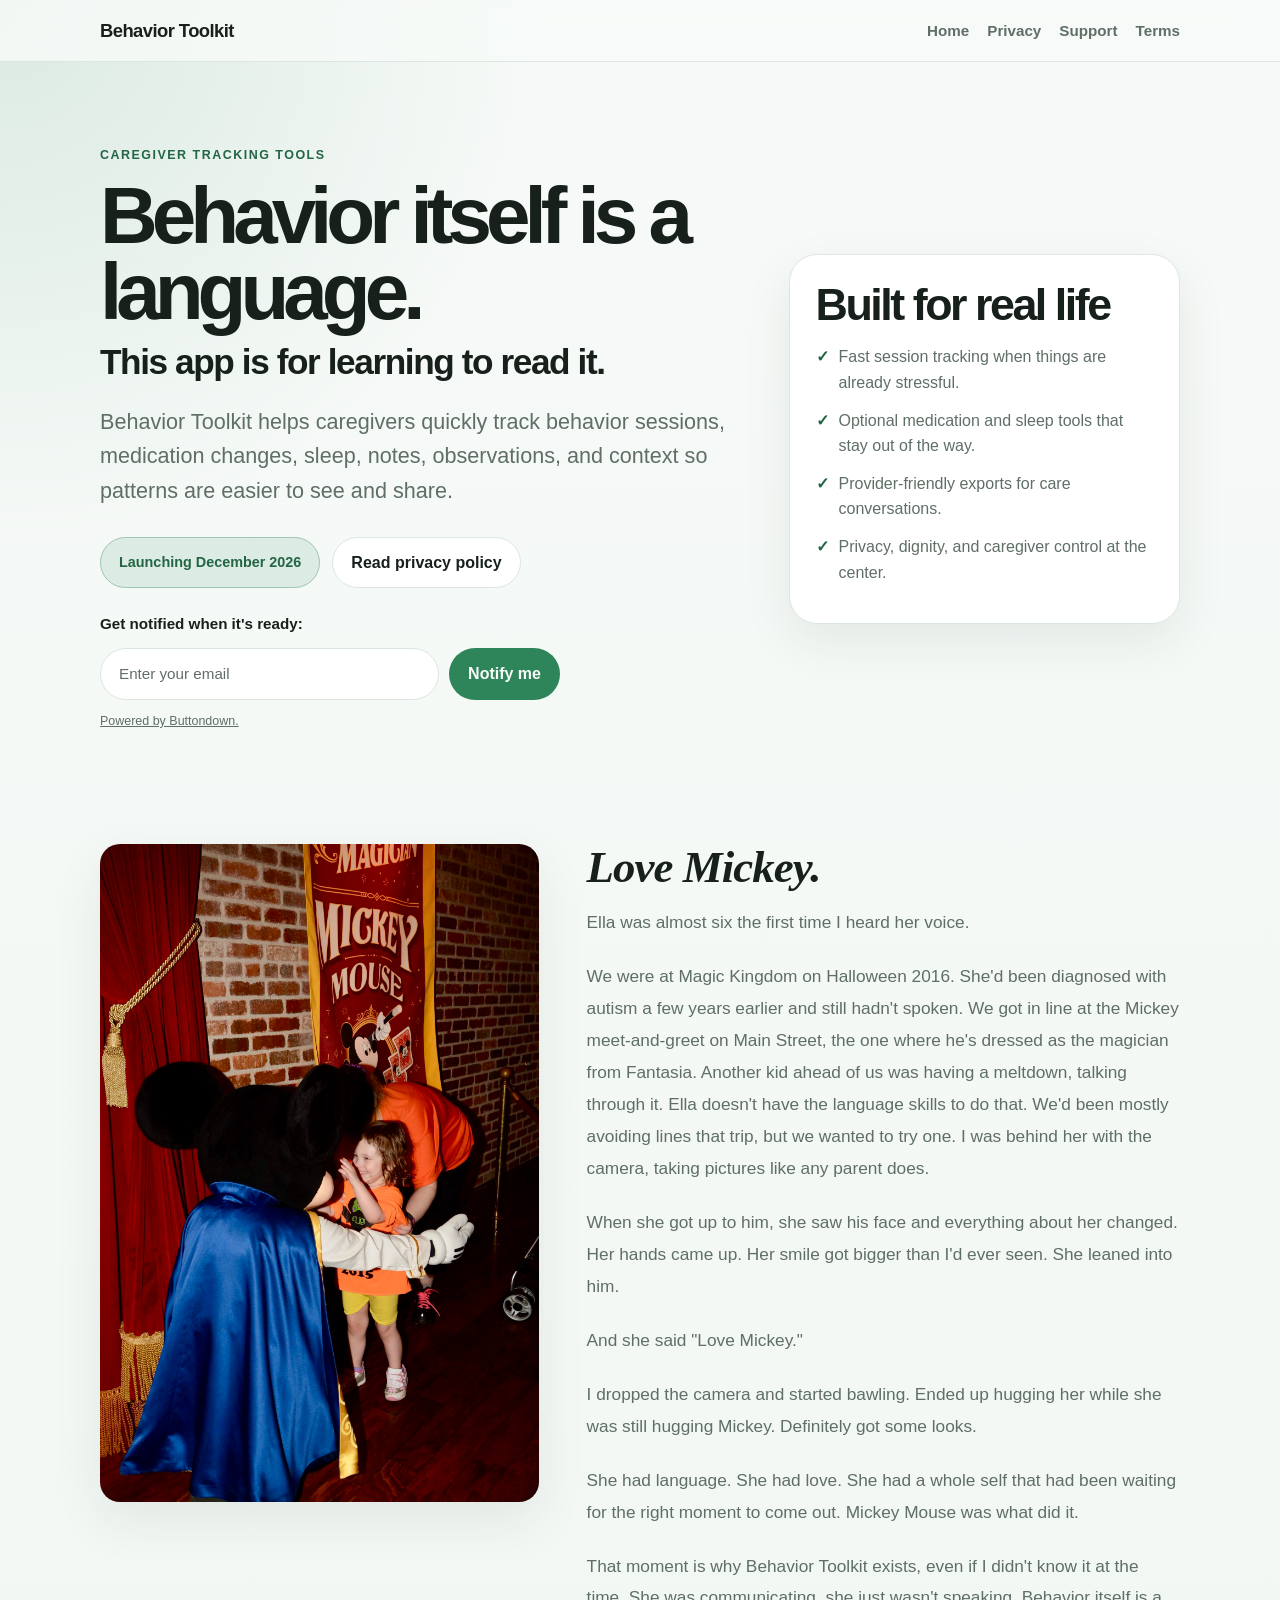
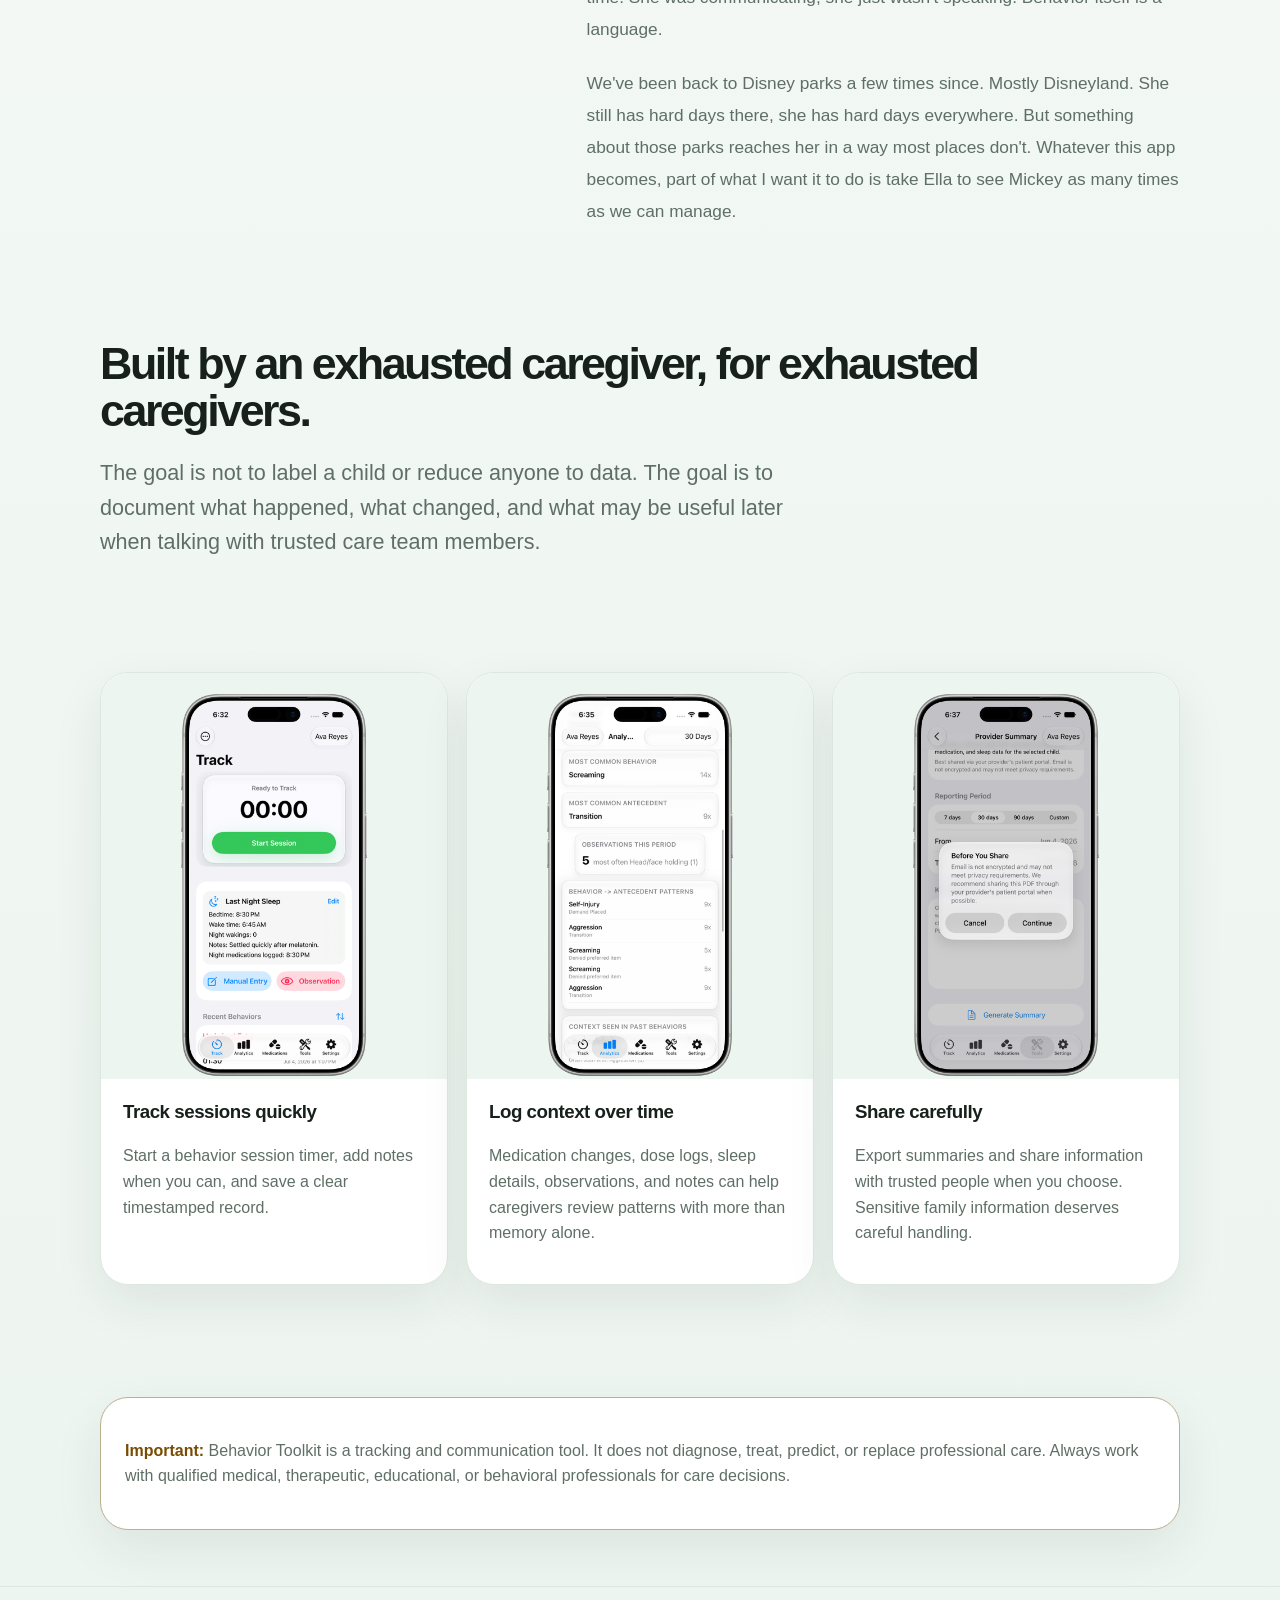
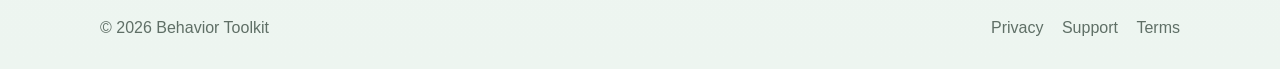
<file: index.html>
<!doctype html>
<html lang="en">
<head>
  <meta charset="utf-8">
  <meta name="viewport" content="width=device-width, initial-scale=1">
  <title>Behavior Toolkit | Caregiver Tracking Tools</title>
  <meta name="description" content="Behavior Toolkit is an iOS caregiver utility app for tracking behavior sessions, medication changes, sleep, notes, and patterns over time.">
  <link rel="stylesheet" href="style.css">
</head>
<body>
  <header class="site-header">
    <div class="container nav">
      <a class="brand" href="index.html">Behavior Toolkit</a>
      <nav class="nav-links" aria-label="Main navigation">
        <a href="index.html">Home</a>
        <a href="privacy.html">Privacy</a>
        <a href="support.html">Support</a>
        <a href="terms.html">Terms</a>
      </nav>
    </div>
  </header>

  <main>
    <section class="hero">
      <div class="container hero-grid">
        <div>
          <p class="eyebrow">Caregiver Tracking Tools</p>
          <h1>Behavior itself is a language.</h1>
          <p class="hero-sub">This app is for learning to read it.</p>
          <p class="lede">Behavior Toolkit helps caregivers quickly track behavior sessions, medication changes, sleep, notes, observations, and context so patterns are easier to see and share.</p>
          <div class="actions">
            <span class="badge">Launching December 2026</span>
            <a class="button" href="privacy.html">Read privacy policy</a>
          </div>
          <p class="signup-intro">Get notified when it's ready:</p>
          <form
            action="https://buttondown.com/api/emails/embed-subscribe/behaviortoolkit"
            method="post"
            class="embeddable-buttondown-form signup-form"
          >
            <label for="bd-email" class="visually-hidden">Enter your email</label>
            <input type="email" name="email" id="bd-email" placeholder="Enter your email" required>
            <input type="submit" value="Notify me">
            <p class="buttondown-note">
              <a href="https://buttondown.com/refer/behaviortoolkit" target="_blank" rel="noopener">
                Powered by Buttondown.
              </a>
            </p>
          </form>
        </div>

        <aside class="hero-card" aria-label="Key app principles">
          <h2>Built for real life</h2>
          <ul>
            <li>Fast session tracking when things are already stressful.</li>
            <li>Optional medication and sleep tools that stay out of the way.</li>
            <li>Provider-friendly exports for care conversations.</li>
            <li>Privacy, dignity, and caregiver control at the center.</li>
          </ul>
        </aside>
      </div>
    </section>

    <section class="section story" id="love-mickey">
      <div class="container story-grid">
        <figure class="story-figure">
          <img src="images/mickey-2016.jpeg" alt="A young girl meeting Mickey Mouse at Magic Kingdom on Halloween 2016.">
        </figure>
        <div class="story-copy">
          <h2 class="story-title">Love Mickey.</h2>
          <p>Ella was almost six the first time I heard her voice.</p>
          <p>We were at Magic Kingdom on Halloween 2016. She'd been diagnosed with autism a few years earlier and still hadn't spoken. We got in line at the Mickey meet-and-greet on Main Street, the one where he's dressed as the magician from Fantasia. Another kid ahead of us was having a meltdown, talking through it. Ella doesn't have the language skills to do that. We'd been mostly avoiding lines that trip, but we wanted to try one. I was behind her with the camera, taking pictures like any parent does.</p>
          <p>When she got up to him, she saw his face and everything about her changed. Her hands came up. Her smile got bigger than I'd ever seen. She leaned into him.</p>
          <p>And she said "Love Mickey."</p>
          <p>I dropped the camera and started bawling. Ended up hugging her while she was still hugging Mickey. Definitely got some looks.</p>
          <p>She had language. She had love. She had a whole self that had been waiting for the right moment to come out. Mickey Mouse was what did it.</p>
          <p>That moment is why Behavior Toolkit exists, even if I didn't know it at the time. She was communicating, she just wasn't speaking. Behavior itself is a language.</p>
          <p>We've been back to Disney parks a few times since. Mostly Disneyland. She still has hard days there, she has hard days everywhere. But something about those parks reaches her in a way most places don't. Whatever this app becomes, part of what I want it to do is take Ella to see Mickey as many times as we can manage.</p>
        </div>
      </div>
    </section>

    <section class="section">
      <div class="container">
        <h2>Built by an exhausted caregiver, for exhausted caregivers.</h2>
        <p class="lede">The goal is not to label a child or reduce anyone to data. The goal is to document what happened, what changed, and what may be useful later when talking with trusted care team members.</p>
      </div>
    </section>

    <section class="section">
      <div class="container grid">
        <article class="card">
          <div class="card-shot">
            <img src="images/01-track-tab.png" alt="Behavior Toolkit's Track tab, showing an active session timer and last night's sleep summary.">
          </div>
          <h3>Track sessions quickly</h3>
          <p>Start a behavior session timer, add notes when you can, and save a clear timestamped record.</p>
        </article>
        <article class="card">
          <div class="card-shot">
            <img src="images/05-analytics-patterns.png" alt="Analytics view showing the most common behavior and antecedent, plus behavior-to-antecedent patterns over the period.">
          </div>
          <h3>Log context over time</h3>
          <p>Medication changes, dose logs, sleep details, observations, and notes can help caregivers review patterns with more than memory alone.</p>
        </article>
        <article class="card">
          <div class="card-shot">
            <img src="images/12-provider-summary-privacy-dialog.png" alt="Provider Summary screen with a 'Before You Share' reminder that email is not encrypted, recommending sharing through a provider's patient portal.">
          </div>
          <h3>Share carefully</h3>
          <p>Export summaries and share information with trusted people when you choose. Sensitive family information deserves careful handling.</p>
        </article>
      </div>
    </section>

    <section class="section">
      <div class="container notice">
        <p><strong>Important:</strong> Behavior Toolkit is a tracking and communication tool. It does not diagnose, treat, predict, or replace professional care. Always work with qualified medical, therapeutic, educational, or behavioral professionals for care decisions.</p>
      </div>
    </section>
  </main>

  <footer class="site-footer">
    <div class="container footer-row">
      <span>&copy; 2026 Behavior Toolkit</span>
      <span>
        <a href="privacy.html">Privacy</a>
        <a href="support.html">Support</a>
        <a href="terms.html">Terms</a>
      </span>
    </div>
  </footer>
</body>
</html>
</file>
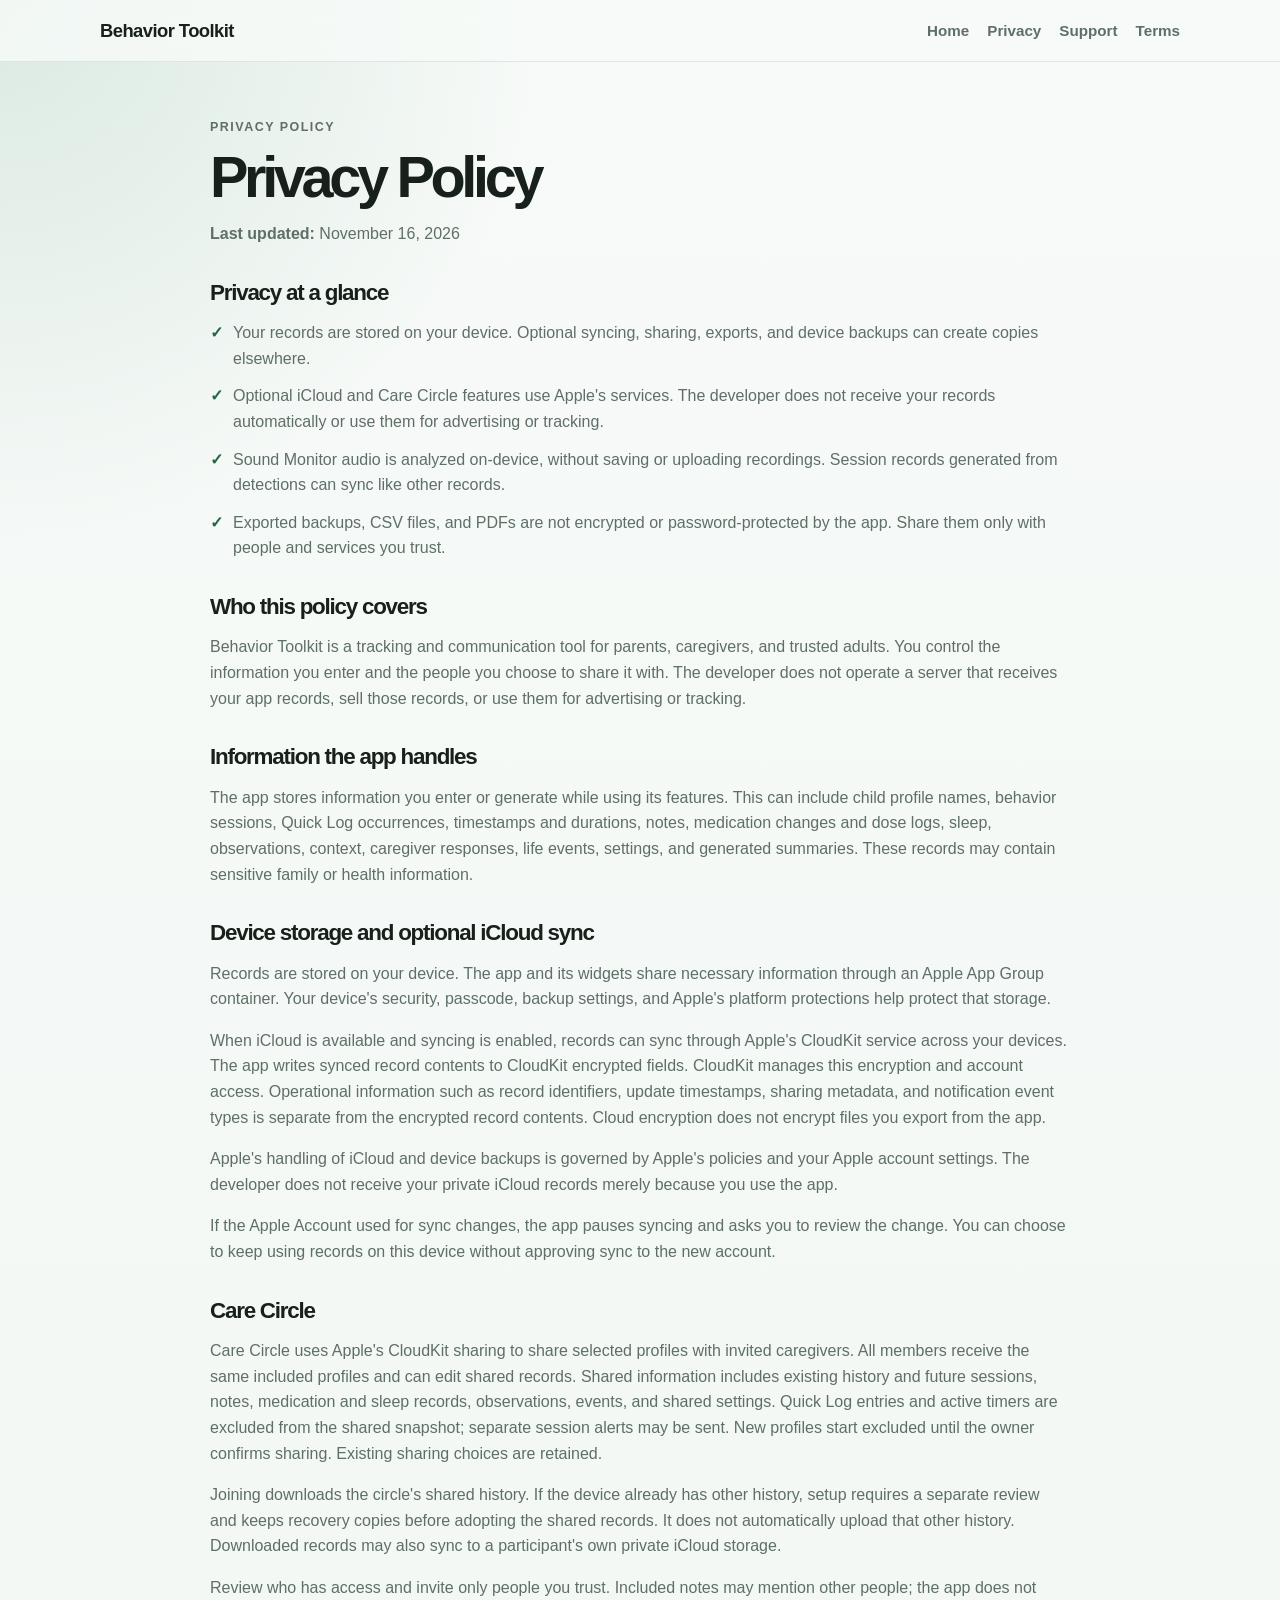
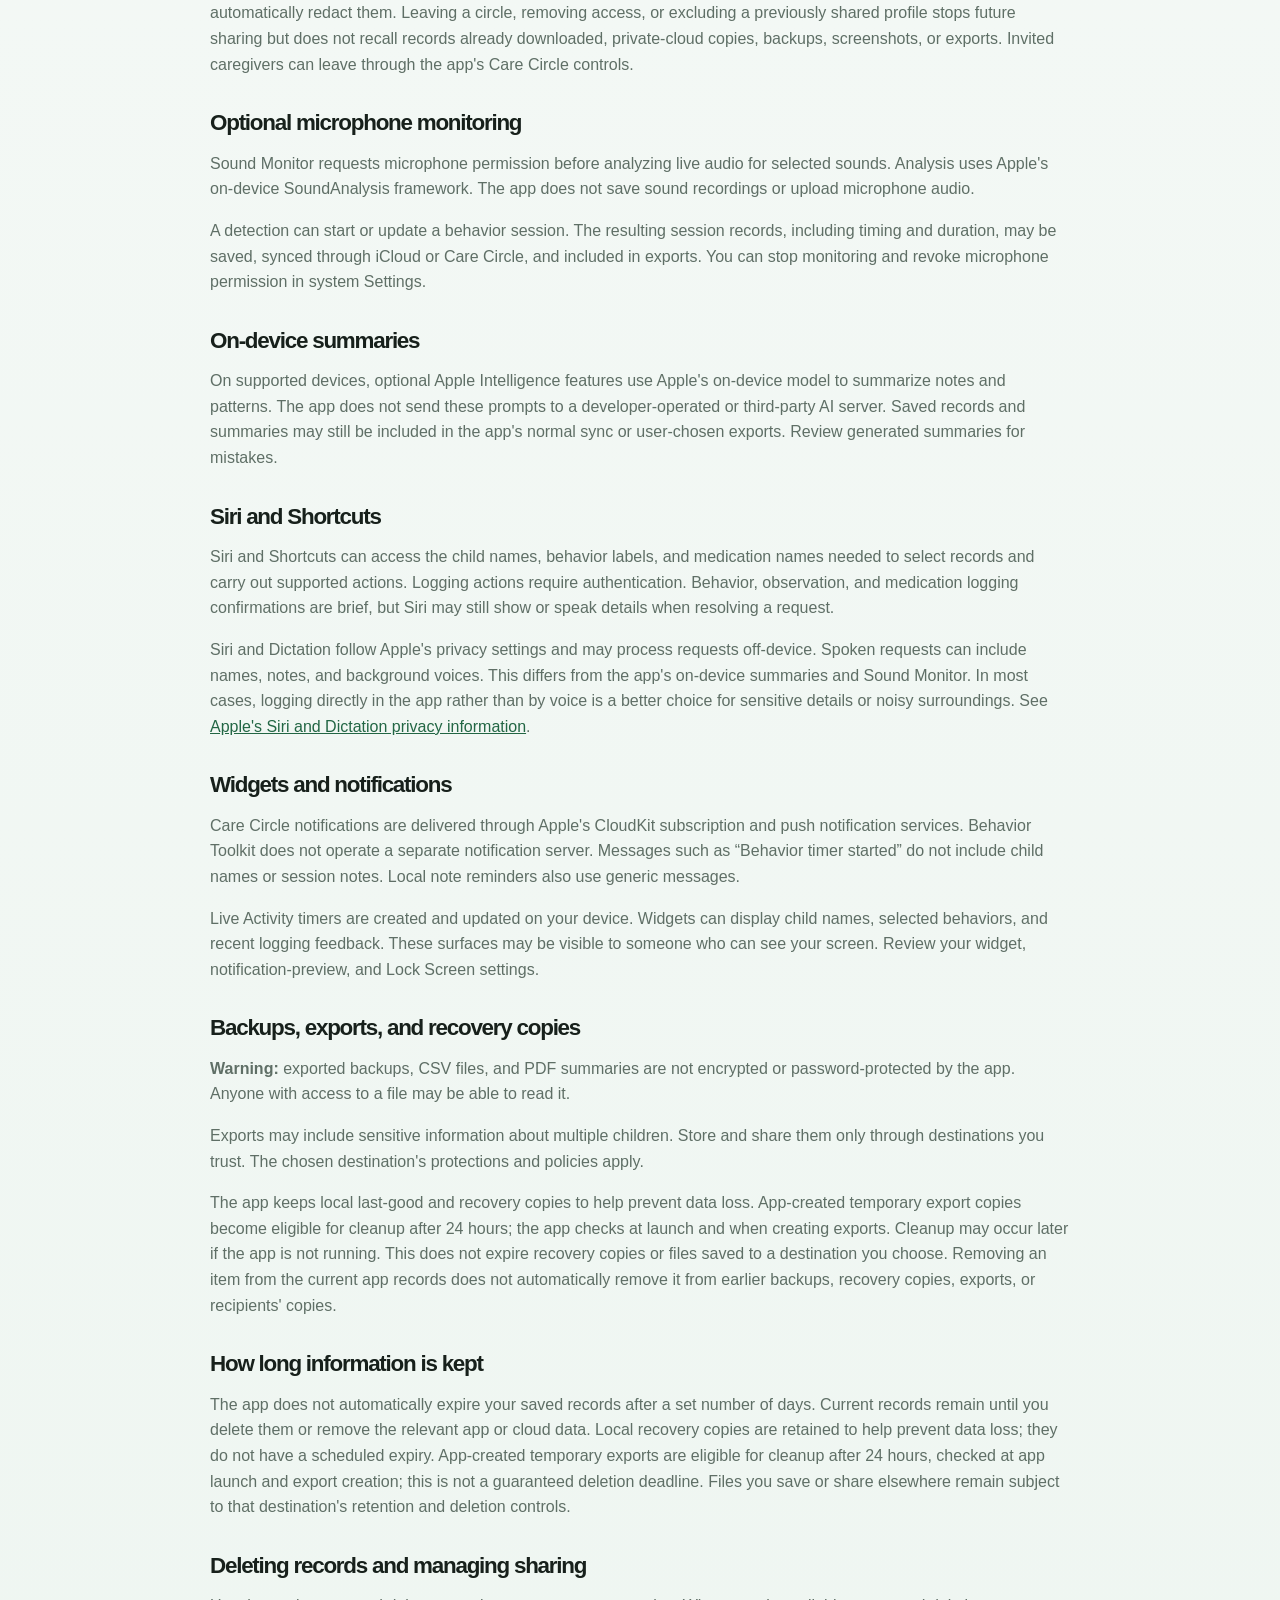
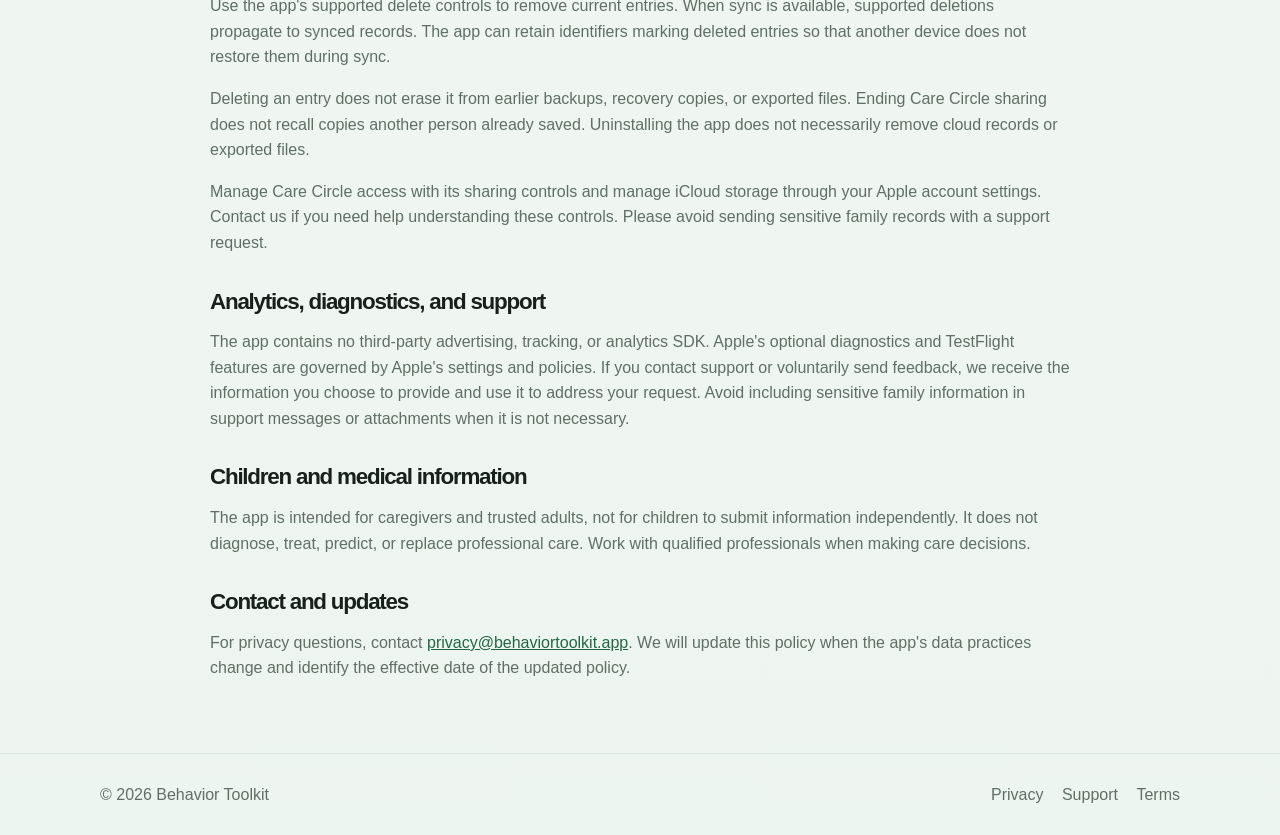
<file: privacy.html>
<!doctype html>
<html lang="en">
<head>
  <meta charset="utf-8">
  <meta name="viewport" content="width=device-width, initial-scale=1">
  <title>Privacy Policy | Behavior Toolkit</title>
  <meta name="description" content="Privacy Policy for Behavior Toolkit.">
  <link rel="stylesheet" href="style.css">
</head>
<body>
  <header class="site-header">
    <div class="container nav">
      <a class="brand" href="index.html">Behavior Toolkit</a>
      <nav class="nav-links" aria-label="Main navigation">
        <a href="index.html">Home</a>
        <a href="privacy.html">Privacy</a>
        <a href="support.html">Support</a>
        <a href="terms.html">Terms</a>
      </nav>
    </div>
  </header>

  <main class="legal">
    <p class="eyebrow">Privacy Policy</p>
    <h1>Privacy Policy</h1>
    <p><strong>Last updated:</strong> November 16, 2026</p>

    <h2>Privacy at a glance</h2>
    <ul class="check-list">
      <li>Your records are stored on your device. Optional syncing, sharing, exports, and device backups can create copies elsewhere.</li>
      <li>Optional iCloud and Care Circle features use Apple's services. The developer does not receive your records automatically or use them for advertising or tracking.</li>
      <li>Sound Monitor audio is analyzed on-device, without saving or uploading recordings. Session records generated from detections can sync like other records.</li>
      <li>Exported backups, CSV files, and PDFs are not encrypted or password-protected by the app. Share them only with people and services you trust.</li>
    </ul>

    <h2>Who this policy covers</h2>
    <p>Behavior Toolkit is a tracking and communication tool for parents, caregivers, and trusted adults. You control the information you enter and the people you choose to share it with. The developer does not operate a server that receives your app records, sell those records, or use them for advertising or tracking.</p>

    <h2>Information the app handles</h2>
    <p>The app stores information you enter or generate while using its features. This can include child profile names, behavior sessions, Quick Log occurrences, timestamps and durations, notes, medication changes and dose logs, sleep, observations, context, caregiver responses, life events, settings, and generated summaries. These records may contain sensitive family or health information.</p>

    <h2>Device storage and optional iCloud sync</h2>
    <p>Records are stored on your device. The app and its widgets share necessary information through an Apple App Group container. Your device's security, passcode, backup settings, and Apple's platform protections help protect that storage.</p>
    <p>When iCloud is available and syncing is enabled, records can sync through Apple's CloudKit service across your devices. The app writes synced record contents to CloudKit encrypted fields. CloudKit manages this encryption and account access. Operational information such as record identifiers, update timestamps, sharing metadata, and notification event types is separate from the encrypted record contents. Cloud encryption does not encrypt files you export from the app.</p>
    <p>Apple's handling of iCloud and device backups is governed by Apple's policies and your Apple account settings. The developer does not receive your private iCloud records merely because you use the app.</p>
    <p>If the Apple Account used for sync changes, the app pauses syncing and asks you to review the change. You can choose to keep using records on this device without approving sync to the new account.</p>

    <h2>Care Circle</h2>
    <p>Care Circle uses Apple's CloudKit sharing to share selected profiles with invited caregivers. All members receive the same included profiles and can edit shared records. Shared information includes existing history and future sessions, notes, medication and sleep records, observations, events, and shared settings. Quick Log entries and active timers are excluded from the shared snapshot; separate session alerts may be sent. New profiles start excluded until the owner confirms sharing. Existing sharing choices are retained.</p>
    <p>Joining downloads the circle's shared history. If the device already has other history, setup requires a separate review and keeps recovery copies before adopting the shared records. It does not automatically upload that other history. Downloaded records may also sync to a participant's own private iCloud storage.</p>
    <p>Review who has access and invite only people you trust. Included notes may mention other people; the app does not automatically redact them. Leaving a circle, removing access, or excluding a previously shared profile stops future sharing but does not recall records already downloaded, private-cloud copies, backups, screenshots, or exports. Invited caregivers can leave through the app's Care Circle controls.</p>

    <h2>Optional microphone monitoring</h2>
    <p>Sound Monitor requests microphone permission before analyzing live audio for selected sounds. Analysis uses Apple's on-device SoundAnalysis framework. The app does not save sound recordings or upload microphone audio.</p>
    <p>A detection can start or update a behavior session. The resulting session records, including timing and duration, may be saved, synced through iCloud or Care Circle, and included in exports. You can stop monitoring and revoke microphone permission in system Settings.</p>

    <h2>On-device summaries</h2>
    <p>On supported devices, optional Apple Intelligence features use Apple's on-device model to summarize notes and patterns. The app does not send these prompts to a developer-operated or third-party AI server. Saved records and summaries may still be included in the app's normal sync or user-chosen exports. Review generated summaries for mistakes.</p>

    <h2>Siri and Shortcuts</h2>
    <p>Siri and Shortcuts can access the child names, behavior labels, and medication names needed to select records and carry out supported actions. Logging actions require authentication. Behavior, observation, and medication logging confirmations are brief, but Siri may still show or speak details when resolving a request.</p>
    <p>Siri and Dictation follow Apple's privacy settings and may process requests off-device. Spoken requests can include names, notes, and background voices. This differs from the app's on-device summaries and Sound Monitor. In most cases, logging directly in the app rather than by voice is a better choice for sensitive details or noisy surroundings. See <a href="https://www.apple.com/legal/privacy/data/en/ask-siri-dictation/">Apple's Siri and Dictation privacy information</a>.</p>

    <h2>Widgets and notifications</h2>
    <p>Care Circle notifications are delivered through Apple's CloudKit subscription and push notification services. Behavior Toolkit does not operate a separate notification server. Messages such as “Behavior timer started” do not include child names or session notes. Local note reminders also use generic messages.</p>
    <p>Live Activity timers are created and updated on your device. Widgets can display child names, selected behaviors, and recent logging feedback. These surfaces may be visible to someone who can see your screen. Review your widget, notification-preview, and Lock Screen settings.</p>

    <h2>Backups, exports, and recovery copies</h2>
    <p><strong>Warning:</strong> exported backups, CSV files, and PDF summaries are not encrypted or password-protected by the app. Anyone with access to a file may be able to read it.</p>
    <p>Exports may include sensitive information about multiple children. Store and share them only through destinations you trust. The chosen destination's protections and policies apply.</p>
    <p>The app keeps local last-good and recovery copies to help prevent data loss. App-created temporary export copies become eligible for cleanup after 24 hours; the app checks at launch and when creating exports. Cleanup may occur later if the app is not running. This does not expire recovery copies or files saved to a destination you choose. Removing an item from the current app records does not automatically remove it from earlier backups, recovery copies, exports, or recipients' copies.</p>

    <h2>How long information is kept</h2>
    <p>The app does not automatically expire your saved records after a set number of days. Current records remain until you delete them or remove the relevant app or cloud data. Local recovery copies are retained to help prevent data loss; they do not have a scheduled expiry. App-created temporary exports are eligible for cleanup after 24 hours, checked at app launch and export creation; this is not a guaranteed deletion deadline. Files you save or share elsewhere remain subject to that destination's retention and deletion controls.</p>

    <h2>Deleting records and managing sharing</h2>
    <p>Use the app's supported delete controls to remove current entries. When sync is available, supported deletions propagate to synced records. The app can retain identifiers marking deleted entries so that another device does not restore them during sync.</p>
    <p>Deleting an entry does not erase it from earlier backups, recovery copies, or exported files. Ending Care Circle sharing does not recall copies another person already saved. Uninstalling the app does not necessarily remove cloud records or exported files.</p>
    <p>Manage Care Circle access with its sharing controls and manage iCloud storage through your Apple account settings. Contact us if you need help understanding these controls. Please avoid sending sensitive family records with a support request.</p>

    <h2>Analytics, diagnostics, and support</h2>
    <p>The app contains no third-party advertising, tracking, or analytics SDK. Apple's optional diagnostics and TestFlight features are governed by Apple's settings and policies. If you contact support or voluntarily send feedback, we receive the information you choose to provide and use it to address your request. Avoid including sensitive family information in support messages or attachments when it is not necessary.</p>

    <h2>Children and medical information</h2>
    <p>The app is intended for caregivers and trusted adults, not for children to submit information independently. It does not diagnose, treat, predict, or replace professional care. Work with qualified professionals when making care decisions.</p>

    <h2>Contact and updates</h2>
    <p>For privacy questions, contact <a href="mailto:privacy@behaviortoolkit.app">privacy@behaviortoolkit.app</a>. We will update this policy when the app's data practices change and identify the effective date of the updated policy.</p>

  </main>

  <footer class="site-footer">
    <div class="container footer-row">
      <span>&copy; 2026 Behavior Toolkit</span>
      <span>
        <a href="privacy.html">Privacy</a>
        <a href="support.html">Support</a>
        <a href="terms.html">Terms</a>
      </span>
    </div>
  </footer>
</body>
</html>
</file>
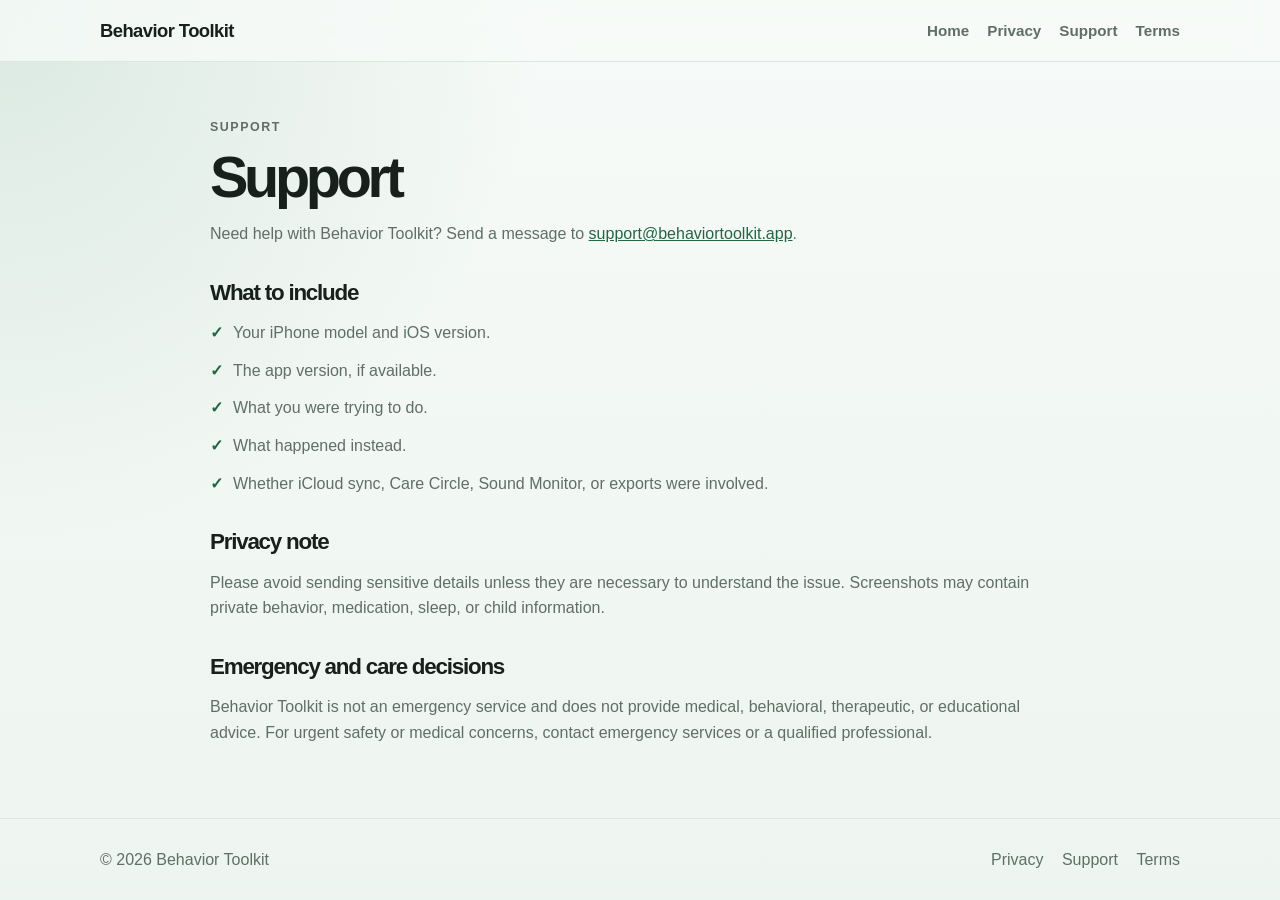
<file: support.html>
<!doctype html>
<html lang="en">
<head>
  <meta charset="utf-8">
  <meta name="viewport" content="width=device-width, initial-scale=1">
  <title>Support | Behavior Toolkit</title>
  <meta name="description" content="Support information for Behavior Toolkit.">
  <link rel="stylesheet" href="style.css">
</head>
<body>
  <header class="site-header">
    <div class="container nav">
      <a class="brand" href="index.html">Behavior Toolkit</a>
      <nav class="nav-links" aria-label="Main navigation">
        <a href="index.html">Home</a>
        <a href="privacy.html">Privacy</a>
        <a href="support.html">Support</a>
        <a href="terms.html">Terms</a>
      </nav>
    </div>
  </header>

  <main class="legal">
    <p class="eyebrow">Support</p>
    <h1>Support</h1>
    <p>Need help with Behavior Toolkit? Send a message to <a href="mailto:support@behaviortoolkit.app">support@behaviortoolkit.app</a>.</p>

    <h2>What to include</h2>
    <ul class="check-list">
      <li>Your iPhone model and iOS version.</li>
      <li>The app version, if available.</li>
      <li>What you were trying to do.</li>
      <li>What happened instead.</li>
      <li>Whether iCloud sync, Care Circle, Sound Monitor, or exports were involved.</li>
    </ul>

    <h2>Privacy note</h2>
    <p>Please avoid sending sensitive details unless they are necessary to understand the issue. Screenshots may contain private behavior, medication, sleep, or child information.</p>

    <h2>Emergency and care decisions</h2>
    <p>Behavior Toolkit is not an emergency service and does not provide medical, behavioral, therapeutic, or educational advice. For urgent safety or medical concerns, contact emergency services or a qualified professional.</p>
  </main>

  <footer class="site-footer">
    <div class="container footer-row">
      <span>&copy; 2026 Behavior Toolkit</span>
      <span>
        <a href="privacy.html">Privacy</a>
        <a href="support.html">Support</a>
        <a href="terms.html">Terms</a>
      </span>
    </div>
  </footer>
</body>
</html>
</file>
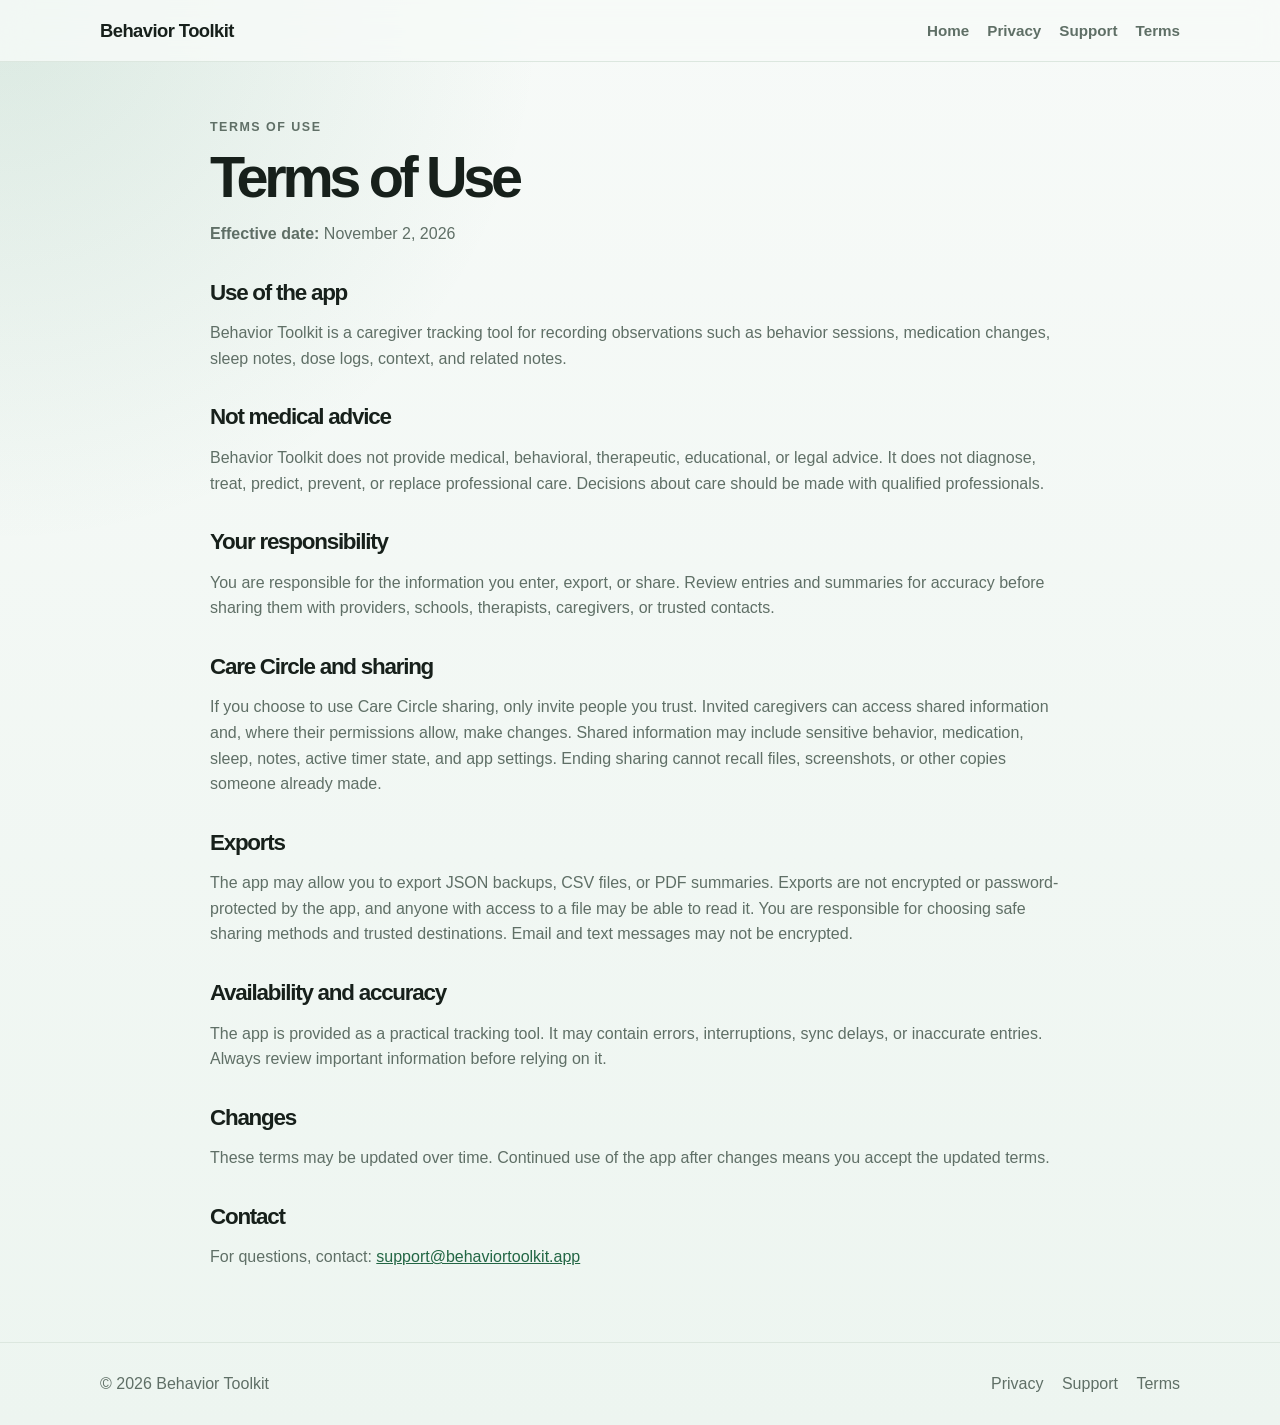
<file: terms.html>
<!doctype html>
<html lang="en">
<head>
  <meta charset="utf-8">
  <meta name="viewport" content="width=device-width, initial-scale=1">
  <title>Terms of Use | Behavior Toolkit</title>
  <meta name="description" content="Terms of Use for Behavior Toolkit.">
  <link rel="stylesheet" href="style.css">
</head>
<body>
  <header class="site-header">
    <div class="container nav">
      <a class="brand" href="index.html">Behavior Toolkit</a>
      <nav class="nav-links" aria-label="Main navigation">
        <a href="index.html">Home</a>
        <a href="privacy.html">Privacy</a>
        <a href="support.html">Support</a>
        <a href="terms.html">Terms</a>
      </nav>
    </div>
  </header>

  <main class="legal">
    <p class="eyebrow">Terms of Use</p>
    <h1>Terms of Use</h1>
    <p><strong>Effective date:</strong> November 2, 2026</p>

    <h2>Use of the app</h2>
    <p>Behavior Toolkit is a caregiver tracking tool for recording observations such as behavior sessions, medication changes, sleep notes, dose logs, context, and related notes.</p>

    <h2>Not medical advice</h2>
    <p>Behavior Toolkit does not provide medical, behavioral, therapeutic, educational, or legal advice. It does not diagnose, treat, predict, prevent, or replace professional care. Decisions about care should be made with qualified professionals.</p>

    <h2>Your responsibility</h2>
    <p>You are responsible for the information you enter, export, or share. Review entries and summaries for accuracy before sharing them with providers, schools, therapists, caregivers, or trusted contacts.</p>

    <h2>Care Circle and sharing</h2>
    <p>If you choose to use Care Circle sharing, only invite people you trust. Invited caregivers can access shared information and, where their permissions allow, make changes. Shared information may include sensitive behavior, medication, sleep, notes, active timer state, and app settings. Ending sharing cannot recall files, screenshots, or other copies someone already made.</p>

    <h2>Exports</h2>
    <p>The app may allow you to export JSON backups, CSV files, or PDF summaries. Exports are not encrypted or password-protected by the app, and anyone with access to a file may be able to read it. You are responsible for choosing safe sharing methods and trusted destinations. Email and text messages may not be encrypted.</p>

    <h2>Availability and accuracy</h2>
    <p>The app is provided as a practical tracking tool. It may contain errors, interruptions, sync delays, or inaccurate entries. Always review important information before relying on it.</p>

    <h2>Changes</h2>
    <p>These terms may be updated over time. Continued use of the app after changes means you accept the updated terms.</p>

    <h2>Contact</h2>
    <p>For questions, contact: <a href="mailto:support@behaviortoolkit.app">support@behaviortoolkit.app</a></p>

  </main>

  <footer class="site-footer">
    <div class="container footer-row">
      <span>&copy; 2026 Behavior Toolkit</span>
      <span>
        <a href="privacy.html">Privacy</a>
        <a href="support.html">Support</a>
        <a href="terms.html">Terms</a>
      </span>
    </div>
  </footer>
</body>
</html>
</file>
<file: style.css>
:root {
  color-scheme: light dark;
  --bg: #f7faf8;
  --bg-soft: #edf5f0;
  --card: #ffffff;
  --text: #17201b;
  --muted: #5f6f66;
  --line: #dce7df;
  --accent: #2f855a;
  --accent-dark: #226644;
  --warning: #7a4b00;
  --shadow: 0 18px 50px rgba(23, 32, 27, 0.08);
}

@media (prefers-color-scheme: dark) {
  :root {
    --bg: #0d1310;
    --bg-soft: #111d17;
    --card: #16211b;
    --text: #edf7f0;
    --muted: #b0c0b7;
    --line: #2a3a31;
    --accent: #68d391;
    --accent-dark: #9ae6b4;
    --warning: #fbd38d;
    --shadow: 0 18px 50px rgba(0, 0, 0, 0.32);
  }
}

* {
  box-sizing: border-box;
}

html {
  scroll-behavior: smooth;
  scroll-padding-top: 80px;
}

body {
  margin: 0;
  font-family: -apple-system, BlinkMacSystemFont, "Segoe UI", Roboto, Helvetica, Arial, sans-serif;
  background:
    radial-gradient(circle at top left, rgba(47, 133, 90, 0.14), transparent 34rem),
    linear-gradient(180deg, var(--bg), var(--bg-soft));
  color: var(--text);
  line-height: 1.6;
}

a {
  color: var(--accent-dark);
}

.container {
  width: min(1080px, calc(100% - 32px));
  margin: 0 auto;
}

.site-header {
  border-bottom: 1px solid var(--line);
  background: color-mix(in srgb, var(--bg) 82%, transparent);
  backdrop-filter: blur(14px);
  position: sticky;
  top: 0;
  z-index: 10;
}

.nav {
  display: flex;
  align-items: center;
  justify-content: space-between;
  gap: 24px;
  padding: 16px 0;
}

.brand {
  font-weight: 800;
  letter-spacing: -0.03em;
  text-decoration: none;
  color: var(--text);
  font-size: 1.15rem;
}

.nav-links {
  display: flex;
  align-items: center;
  gap: 18px;
  flex-wrap: wrap;
}

.nav-links a {
  color: var(--muted);
  text-decoration: none;
  font-weight: 600;
  font-size: 0.95rem;
}

.nav-links a:hover {
  color: var(--text);
}

.hero {
  padding: 84px 0 56px;
}

.hero-grid {
  display: grid;
  grid-template-columns: 1.25fr 0.75fr;
  gap: 36px;
  align-items: center;
}

.eyebrow {
  color: var(--accent-dark);
  font-weight: 800;
  text-transform: uppercase;
  letter-spacing: 0.12em;
  font-size: 0.78rem;
  margin: 0 0 12px;
}

h1 {
  font-size: clamp(2.45rem, 7vw, 5rem);
  line-height: 0.95;
  letter-spacing: -0.075em;
  margin: 0;
}

.hero-sub {
  font-size: clamp(1.4rem, 3.4vw, 2.2rem);
  line-height: 1.15;
  letter-spacing: -0.04em;
  font-weight: 600;
  margin: 12px 0 0;
}

h2 {
  font-size: clamp(1.75rem, 4vw, 2.8rem);
  line-height: 1.05;
  letter-spacing: -0.055em;
  margin: 0 0 16px;
}

h3 {
  margin: 0 0 8px;
  letter-spacing: -0.025em;
}

.lede {
  font-size: clamp(1.1rem, 2.3vw, 1.35rem);
  color: var(--muted);
  margin: 22px 0 0;
  max-width: 720px;
}

.actions {
  display: flex;
  gap: 12px;
  flex-wrap: wrap;
  margin-top: 28px;
}

.button {
  display: inline-flex;
  align-items: center;
  justify-content: center;
  border-radius: 999px;
  padding: 12px 18px;
  font-weight: 800;
  text-decoration: none;
  border: 1px solid var(--line);
  color: var(--text);
  background: var(--card);
}

.button.primary {
  background: var(--accent);
  color: #ffffff;
  border-color: transparent;
}

span.button {
  cursor: default;
}

.actions-note {
  font-size: 0.88rem;
  color: var(--muted);
  margin: 14px 0 0;
}

.badge {
  display: inline-flex;
  align-items: center;
  border-radius: 999px;
  padding: 12px 18px;
  font-weight: 700;
  font-size: 0.9rem;
  color: var(--accent-dark);
  background: color-mix(in srgb, var(--accent) 12%, transparent);
  border: 1px solid color-mix(in srgb, var(--accent) 35%, var(--line));
}

.signup-intro {
  font-size: 0.95rem;
  font-weight: 600;
  margin: 24px 0 0;
}

.signup-form {
  display: flex;
  flex-wrap: wrap;
  gap: 10px;
  margin: 12px 0 0;
  max-width: 460px;
}

.signup-form input[type="email"] {
  flex: 1 1 220px;
  min-width: 0;
  border-radius: 999px;
  padding: 12px 18px;
  font: inherit;
  font-size: 0.95rem;
  border: 1px solid var(--line);
  background: var(--card);
  color: var(--text);
}

.signup-form input[type="email"]::placeholder {
  color: var(--muted);
}

.signup-form input[type="email"]:focus-visible {
  outline: 2px solid var(--accent);
  outline-offset: 1px;
  border-color: var(--accent);
}

.signup-form input[type="submit"] {
  flex: 0 0 auto;
  border-radius: 999px;
  padding: 12px 18px;
  font: inherit;
  font-weight: 800;
  background: var(--accent);
  color: var(--bg);
  border: 1px solid transparent;
  cursor: pointer;
}

.buttondown-note {
  flex-basis: 100%;
  margin: 2px 0 0;
  font-size: 0.78rem;
}

.buttondown-note a {
  color: var(--muted);
}

.visually-hidden {
  position: absolute;
  width: 1px;
  height: 1px;
  padding: 0;
  margin: -1px;
  overflow: hidden;
  clip: rect(0 0 0 0);
  clip-path: inset(50%);
  white-space: nowrap;
  border: 0;
}

.hero-card,
.card,
.notice {
  background: var(--card);
  border: 1px solid var(--line);
  border-radius: 28px;
  box-shadow: var(--shadow);
}

.hero-card {
  padding: 26px;
}

.hero-card ul,
.check-list {
  list-style: none;
  padding: 0;
  margin: 0;
}

.hero-card li,
.check-list li {
  display: flex;
  gap: 10px;
  margin: 12px 0;
  color: var(--muted);
}

.hero-card li::before,
.check-list li::before {
  content: "✓";
  color: var(--accent-dark);
  font-weight: 900;
}

.section {
  padding: 56px 0;
}

.grid {
  display: grid;
  grid-template-columns: repeat(3, 1fr);
  gap: 18px;
}

.story-grid {
  display: grid;
  grid-template-columns: 0.85fr 1.15fr;
  gap: 48px;
  align-items: start;
}

.story-figure {
  margin: 0;
  position: sticky;
  top: 96px;
}

.story-figure img {
  width: 100%;
  height: auto;
  display: block;
  border-radius: 20px;
  box-shadow: var(--shadow);
}

.story-copy {
  max-width: 640px;
}

.story-title {
  font-family: Georgia, "Iowan Old Style", "Times New Roman", serif;
  font-style: italic;
  font-weight: 700;
  letter-spacing: -0.02em;
}

.story-copy p {
  font-size: 1.08rem;
  line-height: 1.85;
  color: var(--muted);
  margin: 0 0 22px;
}

.story-copy p:last-child {
  margin-bottom: 0;
}

@media (max-width: 760px) {
  .story-grid {
    grid-template-columns: 1fr;
    gap: 24px;
  }

  .story-figure {
    position: static;
  }
}

.card {
  padding: 22px;
}

.card-shot {
  margin: -22px -22px 18px;
  display: flex;
  justify-content: center;
  background: var(--bg-soft);
  border-radius: 28px 28px 0 0;
  overflow: hidden;
}

.card-shot img {
  width: 100%;
  max-width: 190px;
  height: auto;
  display: block;
  margin-top: 18px;
}

.card p,
.notice p,
.legal p,
.legal li {
  color: var(--muted);
}

.notice {
  padding: 24px;
  border-color: color-mix(in srgb, var(--warning) 35%, var(--line));
}

.notice strong {
  color: var(--warning);
}

.legal {
  width: min(860px, calc(100% - 32px));
  margin: 0 auto;
  padding: 56px 0;
}

.legal h1 {
  font-size: clamp(2.2rem, 5vw, 3.6rem);
  margin-bottom: 12px;
}

.legal h2 {
  font-size: 1.4rem;
  margin-top: 34px;
}

.site-footer {
  border-top: 1px solid var(--line);
  padding: 28px 0;
  color: var(--muted);
}

.footer-row {
  display: flex;
  justify-content: space-between;
  gap: 18px;
  flex-wrap: wrap;
}

.footer-row a {
  color: var(--muted);
  margin-left: 14px;
  text-decoration: none;
}

@media (max-width: 760px) {
  .hero {
    padding-top: 54px;
  }

  .hero-grid,
  .grid {
    grid-template-columns: 1fr;
  }

  .nav {
    align-items: flex-start;
    flex-direction: column;
  }

  .nav-links {
    gap: 12px;
  }
}
</file>
